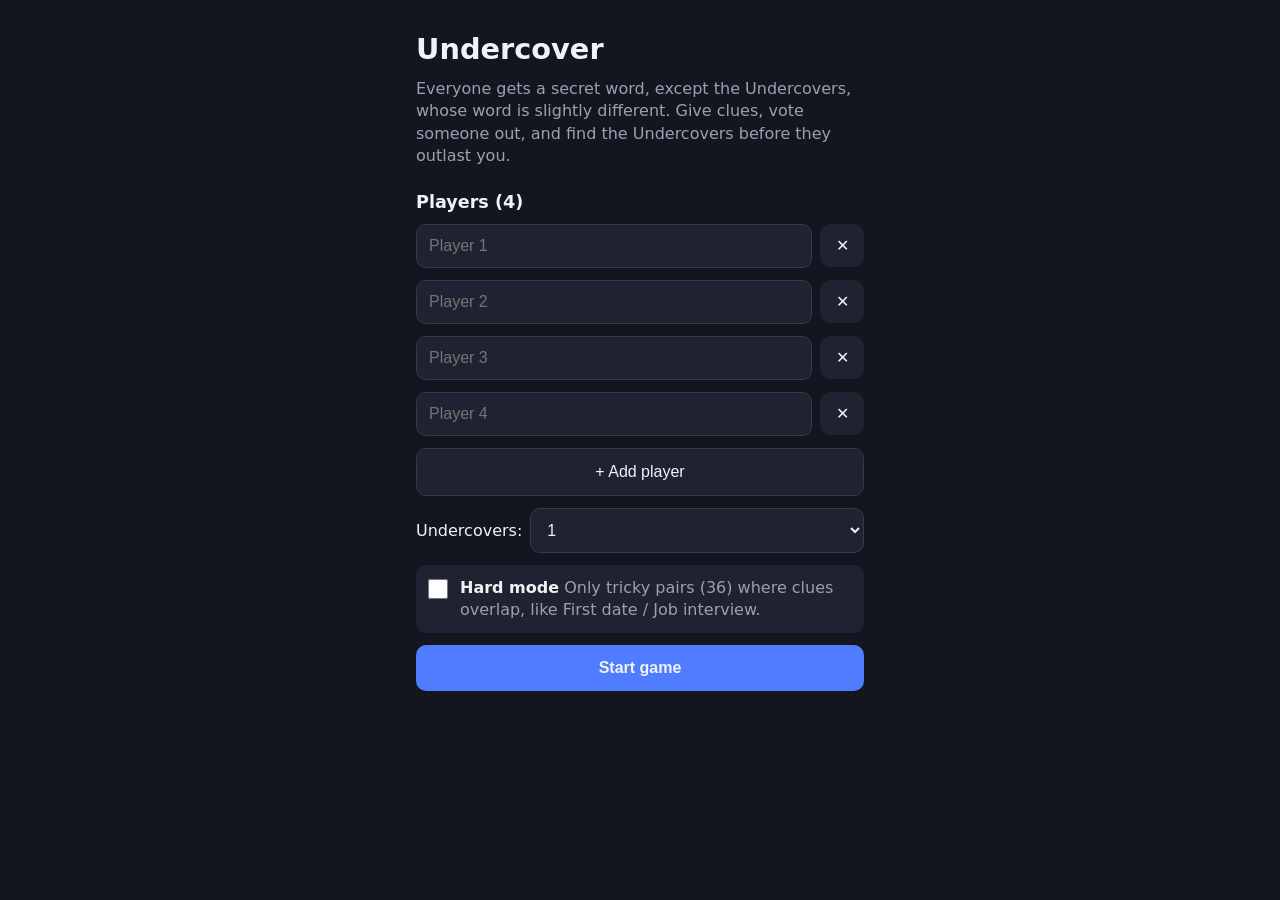
<file: docs/index.html>
<!doctype html>
<html lang="en">
<head>
  <meta charset="utf-8">
  <meta name="viewport" content="width=device-width, initial-scale=1">
  <title>Undercover</title>
  <link rel="stylesheet" href="style.css">
</head>
<body>
  <main id="app">Loading…</main>
  <script src="game.js"></script>
  <script src="app.js"></script>
</body>
</html>
</file>
<file: docs/style.css>
:root {
  --bg: #14161f;
  --card: #1f2230;
  --text: #f1f2f6;
  --muted: #9aa0b4;
  --accent: #4f7cff;
  --danger: #ff5c7a;
  font-family: system-ui, -apple-system, "Segoe UI", sans-serif;
}

* { box-sizing: border-box; }

body {
  margin: 0;
  background: var(--bg);
  color: var(--text);
}

main {
  max-width: 480px;
  margin: 0 auto;
  padding: 24px 16px 48px;
  display: flex;
  flex-direction: column;
  gap: 12px;
}

h1 { margin: 8px 0 0; font-size: 1.8rem; }
h2 { margin: 12px 0 0; font-size: 1.1rem; }
p { margin: 0; line-height: 1.4; }
.muted { color: var(--muted); }
.error { color: var(--danger); min-height: 1.2em; }

.row { display: flex; gap: 8px; align-items: center; }

input, select {
  flex: 1;
  padding: 12px;
  font-size: 1rem;
  border-radius: 10px;
  border: 1px solid #353a4d;
  background: var(--card);
  color: var(--text);
}

button {
  padding: 14px;
  font-size: 1rem;
  border: none;
  border-radius: 10px;
  cursor: pointer;
  color: var(--text);
  background: var(--card);
}

button.primary { background: var(--accent); font-weight: 600; }
button.secondary { border: 1px solid #353a4d; }
button.icon { flex: 0 0 44px; padding: 12px 0; }
button.vote { background: #2a2f44; }
button:hover { filter: brightness(1.15); }

.grid {
  display: grid;
  grid-template-columns: repeat(auto-fill, minmax(130px, 1fr));
  gap: 8px;
}

.word {
  text-align: center;
  font-size: 2.6rem;
  font-weight: 700;
  padding: 40px 16px;
  border-radius: 14px;
  background: var(--card);
}

.banner {
  padding: 12px;
  border-radius: 10px;
  background: #24402f;
}

.banner.uc { background: #4a2330; }

ol { margin: 0; padding-left: 24px; line-height: 1.8; }

.words { display: flex; gap: 8px; }
.words > div {
  flex: 1;
  padding: 12px;
  border-radius: 10px;
  background: var(--card);
  color: var(--muted);
  display: flex;
  flex-direction: column;
  gap: 4px;
}
.words strong { color: var(--text); font-size: 1.3rem; }

table { width: 100%; border-collapse: collapse; }
td { padding: 8px; border-bottom: 1px solid #2c3042; }
tr.uc td, .words .uc strong { color: var(--danger); }

.toggle {
  display: flex;
  gap: 12px;
  align-items: flex-start;
  padding: 12px;
  border-radius: 10px;
  background: var(--card);
  cursor: pointer;
  line-height: 1.4;
}
.toggle input { width: 20px; height: 20px; margin: 2px 0 0; padding: 0; flex: 0 0 auto; }

.badge {
  align-self: flex-start;
  padding: 4px 10px;
  border-radius: 999px;
  font-size: 0.85rem;
  font-weight: 600;
  background: #4a2330;
  color: var(--danger);
}
</file>
